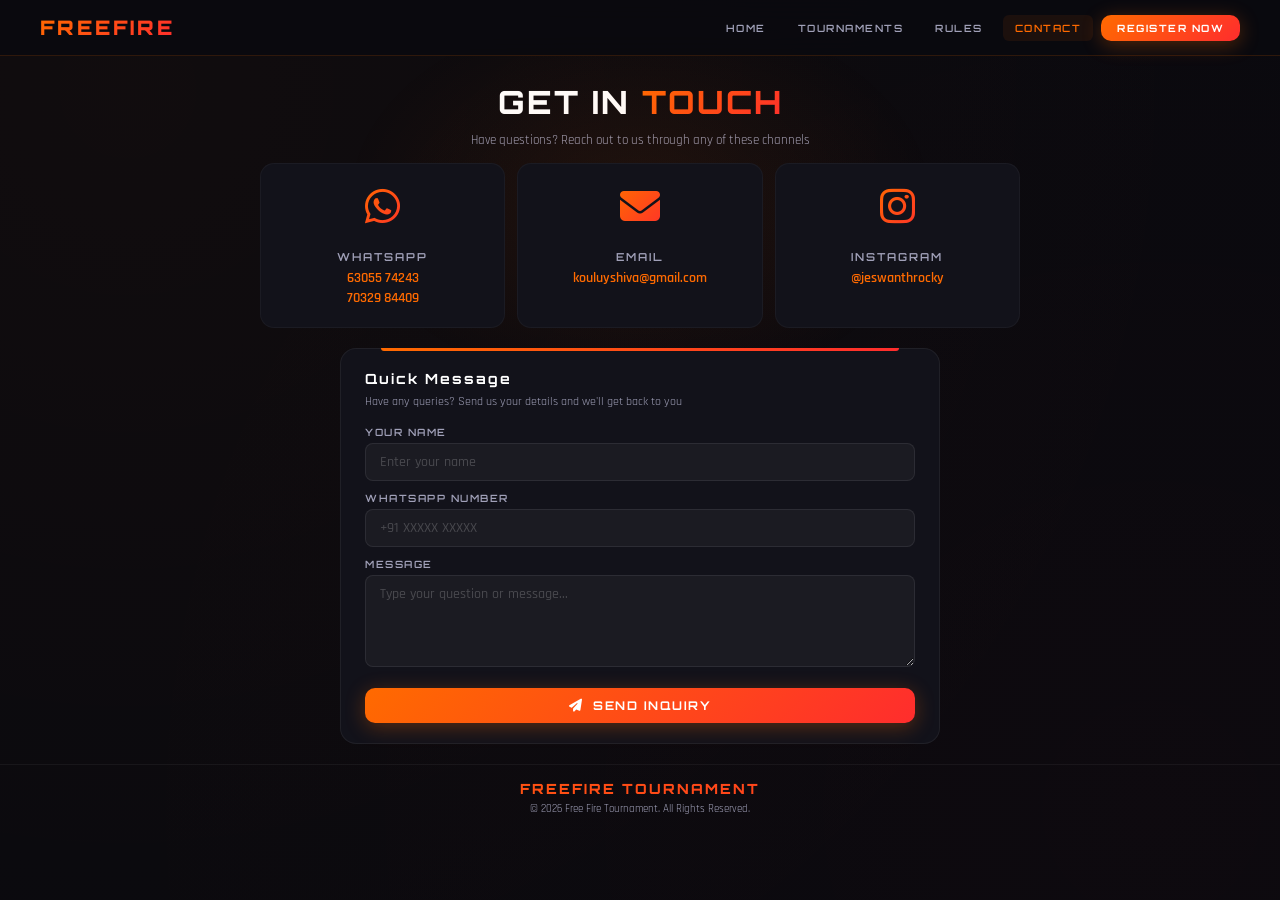
<file: Free-Fire-Tournamen/tournment/target/classes/static/contact.html>
<!DOCTYPE html>
<html lang="en">
<head>
    <meta charset="UTF-8">
    <meta name="viewport" content="width=device-width, initial-scale=1.0">
    <title>Contact — Free Fire Tournament</title>
    <link rel="stylesheet" href="css/style.css">
    <link rel="stylesheet" href="https://cdnjs.cloudflare.com/ajax/libs/font-awesome/6.4.0/css/all.min.css">
    <link rel="icon" href="data:image/svg+xml,<svg xmlns='http://www.w3.org/2000/svg' viewBox='0 0 100 100'><text y='.9em' font-size='90'>🔥</text></svg>">
</head>
<body class="no-scroll">

<div class="ambient-glow"></div>

<header>
    <div class="logo">FREEFIRE</div>
    <nav>
        <a href="index.html">Home</a>
        <a href="tournaments.html">Tournaments</a>
        <a href="rules.html">Rules</a>
        <a href="contact.html" class="nav-active">Contact</a>
        <a href="tournaments.html" class="btn btn-sm">Register Now</a>
    </nav>
</header>

<div class="page-header fade-up">
    <h1>Get in <span>Touch</span></h1>
    <p>Have questions? Reach out to us through any of these channels</p>
</div>

<div class="contact-container">
    <div class="contact-grid fade-up-d1">

        <div class="contact-card">
            <div class="contact-icon"><i class="fab fa-whatsapp"></i></div>
            <h3>WhatsApp</h3>
            <p>63055 74243</p>
            <p>70329 84409</p>
        </div>

        <div class="contact-card">
            <div class="contact-icon"><i class="fas fa-envelope"></i></div>
            <h3>Email</h3>
            <p>kouluyshiva@gmail.com</p>
        </div>

        <div class="contact-card">
            <div class="contact-icon"><i class="fab fa-instagram"></i></div>
            <h3>Instagram</h3>
            <p>@jeswanthrocky</p>
        </div>

    </div>

    <div class="form-card fade-up-d2" style="max-width:600px;margin:0 auto;">
        <h2 style="font-family:var(--font-heading);font-size:14px;font-weight:700;letter-spacing:2px;margin-bottom:6px;">Quick Message</h2>
        <p style="color:var(--text-secondary);font-size:12px;margin-bottom:14px;">Have any queries? Send us your details and we'll get back to you</p>

        <form id="contactForm">
            <div class="form-group">
                <label>Your Name</label>
                <input type="text" name="name" placeholder="Enter your name" required>
                <div class="validation-error" id="nameError" style="color: #ff2d2d; font-size: 13px; font-weight: 700; margin-top: 6px; display: none;"></div>
            </div>

            <div class="form-group">
                <label>WhatsApp Number</label>
                <input type="tel" name="phone" placeholder="+91 XXXXX XXXXX" required>
                <div class="validation-error" id="phoneError" style="color: #ff2d2d; font-size: 13px; font-weight: 700; margin-top: 6px; display: none;"></div>
            </div>

            <div class="form-group">
                <label>Message</label>
                <textarea name="message" placeholder="Type your question or message..." rows="4" required></textarea>
                <div class="validation-info" id="messageInfo" style="color: #a0a0b8; font-size: 13px; font-weight: 600; margin-top: 6px; display: none;">Word count: 0/200</div>
            </div>

            <div style="color: #ff2d2d; font-size: 13px; font-weight: 700; margin-bottom: 12px; display: none;" id="formErrors"></div>

            <div class="form-submit">
                <button type="submit" class="btn inquiry-btn" style="width:100%;justify-content:center;">
                    <span class="btn-text"><i class="fas fa-paper-plane"></i> Send Inquiry</span>
                    <span class="btn-loader" style="display:none;">
                        <span class="spinner"></span>
                    </span>
                </button>
            </div>
        </form>
    </div>

    <script>
        function validateName(name) {
            const nameRegex = /^[a-zA-Z\s]+$/;
            return nameRegex.test(name.trim()) && name.trim().length > 0;
        }

        function validatePhone(phone) {
            const phoneRegex = /^[6-9]\d{9}$/;
            return phoneRegex.test(phone.replace(/\D/g, ''));
        }

        function validateMessage(message) {
            const wordCount = message.trim().split(/\s+/).filter(word => word.length > 0).length;
            return wordCount <= 200;
        }

        function getWordCount(message) {
            return message.trim().split(/\s+/).filter(word => word.length > 0).length;
        }

        const contactForm = document.getElementById('contactForm');
        const nameInput = document.querySelector('input[name="name"]');
        const phoneInput = document.querySelector('input[name="phone"]');
        const messageInput = document.querySelector('textarea[name="message"]');
        const nameError = document.getElementById('nameError');
        const phoneError = document.getElementById('phoneError');
        const messageInfo = document.getElementById('messageInfo');
        const formErrorsDiv = document.getElementById('formErrors');

        // Real-time message validation
        messageInput.addEventListener('input', function() {
            const wordCount = getWordCount(this.value);
            messageInfo.textContent = `Word count: ${wordCount}/200`;
            messageInfo.style.display = 'block';
            if (wordCount > 200) {
                messageInfo.style.color = '#ff2d2d';
            } else {
                messageInfo.style.color = '#a0a0b8';
            }
        });

        contactForm.addEventListener('submit', async function(e) {
            e.preventDefault();
            
            const name = nameInput.value;
            const phone = phoneInput.value;
            const message = messageInput.value;
            
            // Clear previous errors
            nameError.style.display = 'none';
            phoneError.style.display = 'none';
            formErrorsDiv.style.display = 'none';
            let errors = [];
            
            // Validate name
            if (!validateName(name)) {
                nameError.textContent = '✗ Name must contain only letters and spaces';
                nameError.style.display = 'block';
                errors.push('Name validation failed');
            }
            
            // Validate phone
            if (!validatePhone(phone)) {
                phoneError.textContent = '✗ Phone must start with 6-9 and contain exactly 10 digits';
                phoneError.style.display = 'block';
                errors.push('Phone validation failed');
            }
            
            // Validate message
            if (!validateMessage(message)) {
                const wordCount = getWordCount(message);
                formErrorsDiv.innerHTML = `✗ Message exceeds 200 words (current: ${wordCount} words)`;
                formErrorsDiv.style.display = 'block';
                errors.push('Message validation failed');
            }

            if (errors.length > 0) {
                return;
            }
            
            const formData = {
                name: name,
                phone: phone,
                message: message
            };

            // Show loading spinner
            const btn = contactForm.querySelector('.inquiry-btn');
            const btnText = btn.querySelector('.btn-text');
            const btnLoader = btn.querySelector('.btn-loader');
            btn.disabled = true;
            btnText.style.display = 'none';
            btnLoader.style.display = 'flex';
            
            // Send inquiry after delay to show spinner
            setTimeout(async () => {
                try {
                    const response = await fetch('http://localhost:8081/teams/api/contact/send-inquiry', {
                        method: 'POST',
                        headers: {
                            'Content-Type': 'application/json'
                        },
                        body: JSON.stringify(formData)
                    });
                    
                    if (response.ok) {
                        alert('✅ Inquiry sent successfully! We will contact you soon.');
                        contactForm.reset();
                        nameError.style.display = 'none';
                        phoneError.style.display = 'none';
                        messageInfo.style.display = 'none';
                        btn.disabled = false;
                        btnText.style.display = 'inline';
                        btnLoader.style.display = 'none';
                    } else {
                        alert('❌ Error sending inquiry. Please try again.');
                        btn.disabled = false;
                        btnText.style.display = 'inline';
                        btnLoader.style.display = 'none';
                    }
                } catch (error) {
                    alert('❌ Error: ' + error.message);
                    btn.disabled = false;
                    btnText.style.display = 'inline';
                    btnLoader.style.display = 'none';
                }
            }, 300);
        });
    </script>
</div>

<footer>
    <div class="footer-brand">FREEFIRE TOURNAMENT</div>
    <p>&copy; 2026 Free Fire Tournament. All Rights Reserved.</p>
</footer>

</body>
</html>
</file>
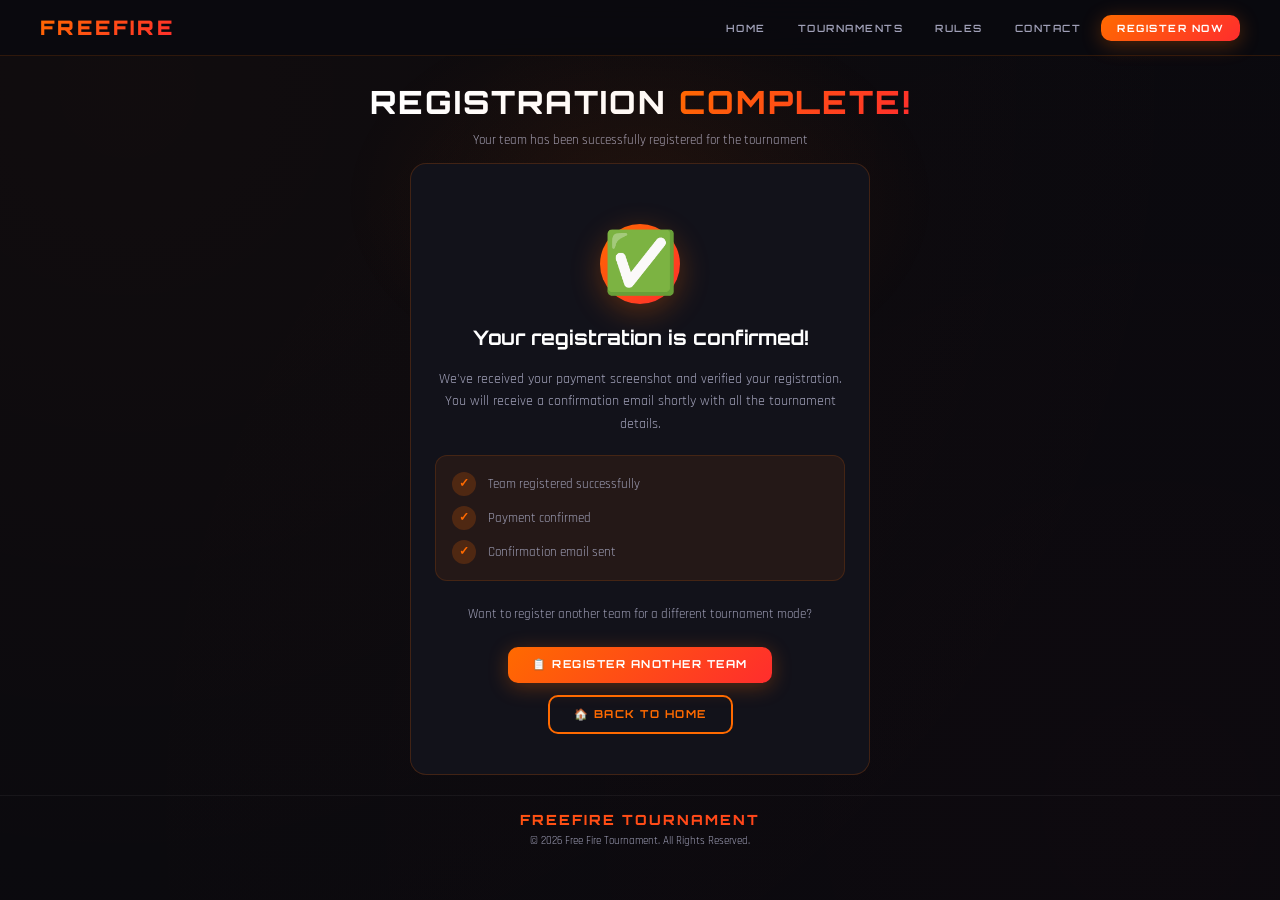
<file: Free-Fire-Tournamen/tournment/target/classes/static/success.html>
<!DOCTYPE html>
<html lang="en">
<head>
    <meta charset="UTF-8">
    <meta name="viewport" content="width=device-width, initial-scale=1.0">
    <title>Registration Complete — Free Fire Tournament</title>
    <link rel="stylesheet" href="css/style.css">
    <link rel="icon" href="data:image/svg+xml,<svg xmlns='http://www.w3.org/2000/svg' viewBox='0 0 100 100'><text y='.9em' font-size='90'>🔥</text></svg>">
</head>
<body class="no-scroll">

<div class="ambient-glow"></div>

<header>
    <div class="logo">FREEFIRE</div>
    <nav>
        <a href="index.html">Home</a>
        <a href="tournaments.html">Tournaments</a>
        <a href="rules.html">Rules</a>
        <a href="contact.html">Contact</a>
        <a href="tournaments.html" class="btn btn-sm">Register Now</a>
    </nav>
</header>

<div class="page-header fade-up">
    <h1>Registration <span>Complete!</span></h1>
    <p>Your team has been successfully registered for the tournament</p>
</div>

<div class="success-container fade-up-d1">
    <div class="success-card">
        <div class="success-icon">✅</div>
        
        <h2 style="font-family: var(--font-heading); font-size: 20px; font-weight: 700; margin-bottom: 16px; text-align: center;">
            Your registration is confirmed!
        </h2>
        
        <p style="color: var(--text-secondary); text-align: center; margin-bottom: 20px; line-height: 1.6;">
            We've received your payment screenshot and verified your registration.<br>
            You will receive a confirmation email shortly with all the tournament details.
        </p>

        <div class="success-details">
            <div class="detail-item">
                <span class="detail-icon">✓</span>
                <span>Team registered successfully</span>
            </div>
            <div class="detail-item">
                <span class="detail-icon">✓</span>
                <span>Payment confirmed</span>
            </div>
            <div class="detail-item">
                <span class="detail-icon">✓</span>
                <span>Confirmation email sent</span>
            </div>
        </div>

        <p style="color: var(--text-secondary); text-align: center; margin: 24px 0; font-size: 13px;">
            Want to register another team for a different tournament mode?
        </p>

        <div class="button-group" style="display: flex; gap: 12px; justify-content: center; flex-wrap: wrap;">
            <a href="tournaments.html" class="btn" style="text-decoration: none; justify-content: center;">
                📋 Register Another Team
            </a>
            <a href="index.html" class="btn btn-outline" style="text-decoration: none; justify-content: center;">
                🏠 Back to Home
            </a>
        </div>
    </div>
</div>

<footer>
    <div class="footer-brand">FREEFIRE TOURNAMENT</div>
    <p>&copy; 2026 Free Fire Tournament. All Rights Reserved.</p>
</footer>

</body>
</html>
</file>
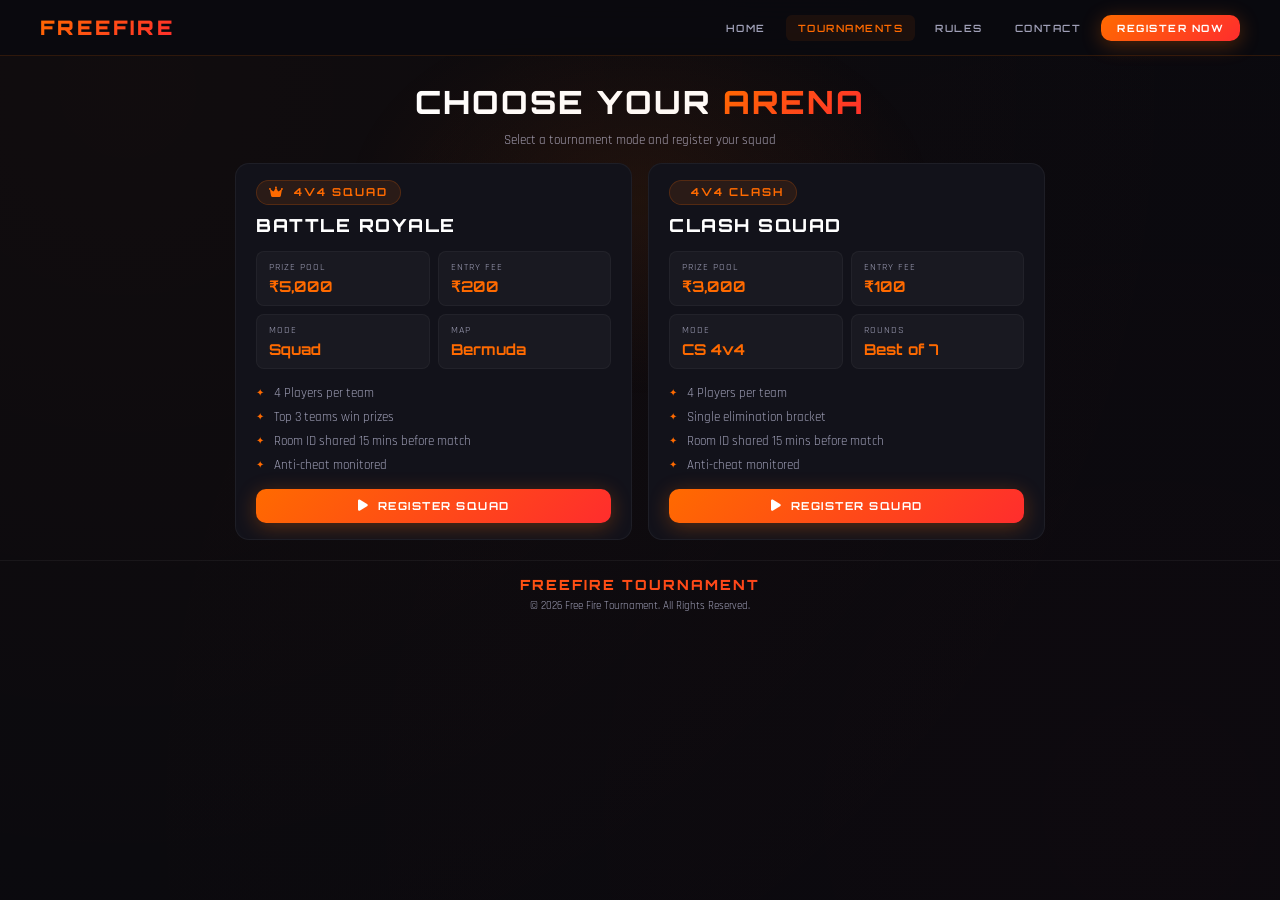
<file: Free-Fire-Tournamen/tournment/target/classes/static/tournaments.html>
<!DOCTYPE html>
<html lang="en">
<head>
    <meta charset="UTF-8">
    <meta name="viewport" content="width=device-width, initial-scale=1.0">
    <title>Tournaments — Free Fire Tournament</title>
    <link rel="stylesheet" href="css/style.css">
    <link rel="stylesheet" href="https://cdnjs.cloudflare.com/ajax/libs/font-awesome/6.4.0/css/all.min.css">
    <link rel="icon" href="data:image/svg+xml,<svg xmlns='http://www.w3.org/2000/svg' viewBox='0 0 100 100'><text y='.9em' font-size='90'>🔥</text></svg>">
</head>
<body class="no-scroll">

<div class="ambient-glow"></div>

<header>
    <div class="logo">FREEFIRE</div>
    <nav>
        <a href="index.html">Home</a>
        <a href="tournaments.html" class="nav-active">Tournaments</a>
        <a href="rules.html">Rules</a>
        <a href="contact.html">Contact</a>
        <a href="tournaments.html" class="btn btn-sm">Register Now</a>
    </nav>
</header>

<div class="page-header fade-up">
    <h1>Choose Your <span>Arena</span></h1>
    <p>Select a tournament mode and register your squad</p>
</div>

<div class="tournament-grid">

    <!-- BATTLE ROYALE -->
    <div class="tournament-card fade-up-d1">
        <div class="card-header">
            <span class="card-mode"><i class="fas fa-crown"></i> 4v4 Squad</span>
            <h2 class="card-title">Battle Royale</h2>
        </div>
        <div class="card-body">
            <div class="card-details">
                <div class="card-detail">
                    <div class="detail-label">Prize Pool</div>
                    <div class="detail-value">₹5,000</div>
                </div>
                <div class="card-detail">
                    <div class="detail-label">Entry Fee</div>
                    <div class="detail-value">₹200</div>
                </div>
                <div class="card-detail">
                    <div class="detail-label">Mode</div>
                    <div class="detail-value">Squad</div>
                </div>
                <div class="card-detail">
                    <div class="detail-label">Map</div>
                    <div class="detail-value">Bermuda</div>
                </div>
            </div>
            <ul class="card-features">
                <li>4 Players per team</li>
                <li>Top 3 teams win prizes</li>
                <li>Room ID shared 15 mins before match</li>
                <li>Anti-cheat monitored</li>
            </ul>
            <button class="btn register-btn" style="width:100%;justify-content:center;" onclick="goToRegistration('br-registration.html')">
                <span class="btn-text"><i class="fas fa-play"></i> Register Squad</span>
                <span class="btn-loader" style="display:none;">
                    <span class="spinner"></span>
                </span>
            </button>
        </div>
    </div>

    <!-- CLASH SQUAD -->
    <div class="tournament-card fade-up-d2">
        <div class="card-header">
            <span class="card-mode"><i class="fas fa-crossed-swords"></i> 4v4 Clash</span>
            <h2 class="card-title">Clash Squad</h2>
        </div>
        <div class="card-body">
            <div class="card-details">
                <div class="card-detail">
                    <div class="detail-label">Prize Pool</div>
                    <div class="detail-value">₹3,000</div>
                </div>
                <div class="card-detail">
                    <div class="detail-label">Entry Fee</div>
                    <div class="detail-value">₹100</div>
                </div>
                <div class="card-detail">
                    <div class="detail-label">Mode</div>
                    <div class="detail-value">CS 4v4</div>
                </div>
                <div class="card-detail">
                    <div class="detail-label">Rounds</div>
                    <div class="detail-value">Best of 7</div>
                </div>
            </div>
            <ul class="card-features">
                <li>4 Players per team</li>
                <li>Single elimination bracket</li>
                <li>Room ID shared 15 mins before match</li>
                <li>Anti-cheat monitored</li>
            </ul>
            <button class="btn register-btn" style="width:100%;justify-content:center;" onclick="goToRegistration('cs-registration.html')">
                <span class="btn-text"><i class="fas fa-play"></i> Register Squad</span>
                <span class="btn-loader" style="display:none;">
                    <span class="spinner"></span>
                </span>
            </button>
        </div>
    </div>

</div>

<footer>
    <div class="footer-brand">FREEFIRE TOURNAMENT</div>
    <p>&copy; 2026 Free Fire Tournament. All Rights Reserved.</p>
</footer>

<script>
    function goToRegistration(page) {
        const btn = event.target.closest('.register-btn');
        const btnText = btn.querySelector('.btn-text');
        const btnLoader = btn.querySelector('.btn-loader');

        // Disable button and show loader
        btn.disabled = true;
        btnText.style.display = 'none';
        btnLoader.style.display = 'flex';

        // Navigate after a short delay
        setTimeout(() => {
            window.location.href = page;
        }, 300);
    }
</script>

</body>
</html>
</file>
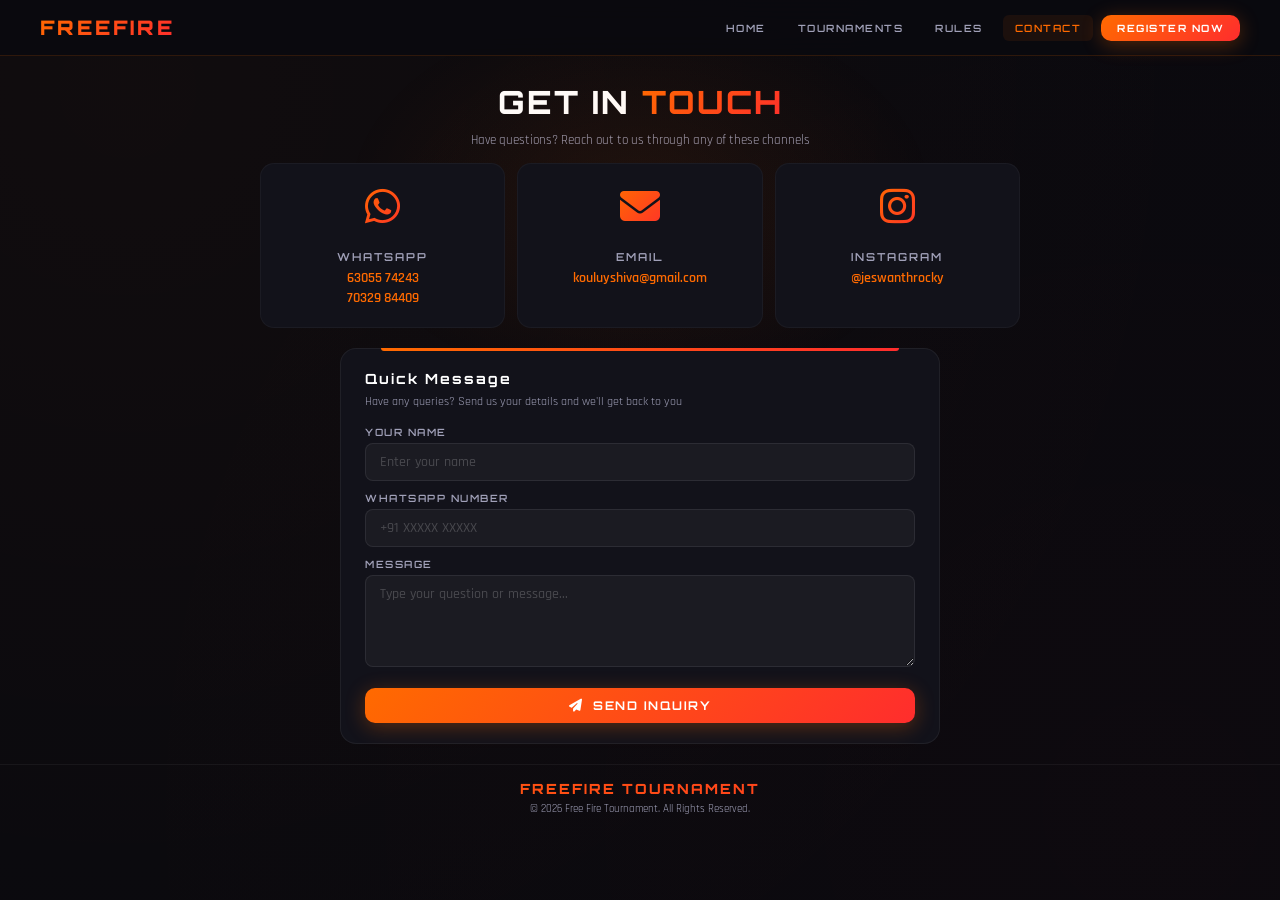
<file: Free-Fire-Tournamen/tournment/src/main/resources/static/contact.html>
<!DOCTYPE html>
<html lang="en">
<head>
    <meta charset="UTF-8">
    <meta name="viewport" content="width=device-width, initial-scale=1.0">
    <title>Contact — Free Fire Tournament</title>
    <link rel="stylesheet" href="css/style.css">
    <link rel="stylesheet" href="https://cdnjs.cloudflare.com/ajax/libs/font-awesome/6.4.0/css/all.min.css">
    <link rel="icon" href="data:image/svg+xml,<svg xmlns='http://www.w3.org/2000/svg' viewBox='0 0 100 100'><text y='.9em' font-size='90'>🔥</text></svg>">
</head>
<body class="no-scroll">

<div class="ambient-glow"></div>

<header>
    <div class="logo">FREEFIRE</div>
    <nav>
        <a href="index.html">Home</a>
        <a href="tournaments.html">Tournaments</a>
        <a href="rules.html">Rules</a>
        <a href="contact.html" class="nav-active">Contact</a>
        <a href="tournaments.html" class="btn btn-sm">Register Now</a>
    </nav>
</header>

<div class="page-header fade-up">
    <h1>Get in <span>Touch</span></h1>
    <p>Have questions? Reach out to us through any of these channels</p>
</div>

<div class="contact-container">
    <div class="contact-grid fade-up-d1">

        <div class="contact-card">
            <div class="contact-icon"><i class="fab fa-whatsapp"></i></div>
            <h3>WhatsApp</h3>
            <p>63055 74243</p>
            <p>70329 84409</p>
        </div>

        <div class="contact-card">
            <div class="contact-icon"><i class="fas fa-envelope"></i></div>
            <h3>Email</h3>
            <p>kouluyshiva@gmail.com</p>
        </div>

        <div class="contact-card">
            <div class="contact-icon"><i class="fab fa-instagram"></i></div>
            <h3>Instagram</h3>
            <p>@jeswanthrocky</p>
        </div>

    </div>

    <div class="form-card fade-up-d2" style="max-width:600px;margin:0 auto;">
        <h2 style="font-family:var(--font-heading);font-size:14px;font-weight:700;letter-spacing:2px;margin-bottom:6px;">Quick Message</h2>
        <p style="color:var(--text-secondary);font-size:12px;margin-bottom:14px;">Have any queries? Send us your details and we'll get back to you</p>

        <form id="contactForm">
            <div class="form-group">
                <label>Your Name</label>
                <input type="text" name="name" placeholder="Enter your name" required>
                <div class="validation-error" id="nameError" style="color: #ff2d2d; font-size: 13px; font-weight: 700; margin-top: 6px; display: none;"></div>
            </div>

            <div class="form-group">
                <label>WhatsApp Number</label>
                <input type="tel" name="phone" placeholder="+91 XXXXX XXXXX" required>
                <div class="validation-error" id="phoneError" style="color: #ff2d2d; font-size: 13px; font-weight: 700; margin-top: 6px; display: none;"></div>
            </div>

            <div class="form-group">
                <label>Message</label>
                <textarea name="message" placeholder="Type your question or message..." rows="4" required></textarea>
                <div class="validation-info" id="messageInfo" style="color: #a0a0b8; font-size: 13px; font-weight: 600; margin-top: 6px; display: none;">Word count: 0/200</div>
            </div>

            <div style="color: #ff2d2d; font-size: 13px; font-weight: 700; margin-bottom: 12px; display: none;" id="formErrors"></div>

            <div class="form-submit">
                <button type="submit" class="btn inquiry-btn" style="width:100%;justify-content:center;">
                    <span class="btn-text"><i class="fas fa-paper-plane"></i> Send Inquiry</span>
                    <span class="btn-loader" style="display:none;">
                        <span class="spinner"></span>
                    </span>
                </button>
            </div>
        </form>
    </div>

    <script>
        function validateName(name) {
            const nameRegex = /^[a-zA-Z\s]+$/;
            return nameRegex.test(name.trim()) && name.trim().length > 0;
        }

        function validatePhone(phone) {
            const phoneRegex = /^[6-9]\d{9}$/;
            return phoneRegex.test(phone.replace(/\D/g, ''));
        }

        function validateMessage(message) {
            const wordCount = message.trim().split(/\s+/).filter(word => word.length > 0).length;
            return wordCount <= 200;
        }

        function getWordCount(message) {
            return message.trim().split(/\s+/).filter(word => word.length > 0).length;
        }

        const contactForm = document.getElementById('contactForm');
        const nameInput = document.querySelector('input[name="name"]');
        const phoneInput = document.querySelector('input[name="phone"]');
        const messageInput = document.querySelector('textarea[name="message"]');
        const nameError = document.getElementById('nameError');
        const phoneError = document.getElementById('phoneError');
        const messageInfo = document.getElementById('messageInfo');
        const formErrorsDiv = document.getElementById('formErrors');

        // Real-time message validation
        messageInput.addEventListener('input', function() {
            const wordCount = getWordCount(this.value);
            messageInfo.textContent = `Word count: ${wordCount}/200`;
            messageInfo.style.display = 'block';
            if (wordCount > 200) {
                messageInfo.style.color = '#ff2d2d';
            } else {
                messageInfo.style.color = '#a0a0b8';
            }
        });

        contactForm.addEventListener('submit', async function(e) {
            e.preventDefault();
            
            const name = nameInput.value;
            const phone = phoneInput.value;
            const message = messageInput.value;
            
            // Clear previous errors
            nameError.style.display = 'none';
            phoneError.style.display = 'none';
            formErrorsDiv.style.display = 'none';
            let errors = [];
            
            // Validate name
            if (!validateName(name)) {
                nameError.textContent = '✗ Name must contain only letters and spaces';
                nameError.style.display = 'block';
                errors.push('Name validation failed');
            }
            
            // Validate phone
            if (!validatePhone(phone)) {
                phoneError.textContent = '✗ Phone must start with 6-9 and contain exactly 10 digits';
                phoneError.style.display = 'block';
                errors.push('Phone validation failed');
            }
            
            // Validate message
            if (!validateMessage(message)) {
                const wordCount = getWordCount(message);
                formErrorsDiv.innerHTML = `✗ Message exceeds 200 words (current: ${wordCount} words)`;
                formErrorsDiv.style.display = 'block';
                errors.push('Message validation failed');
            }

            if (errors.length > 0) {
                return;
            }
            
            const formData = {
                name: name,
                phone: phone,
                message: message
            };

            // Show loading spinner
            const btn = contactForm.querySelector('.inquiry-btn');
            const btnText = btn.querySelector('.btn-text');
            const btnLoader = btn.querySelector('.btn-loader');
            btn.disabled = true;
            btnText.style.display = 'none';
            btnLoader.style.display = 'flex';
            
            // Send inquiry after delay to show spinner
            setTimeout(async () => {
                try {
                    const response = await fetch('https://esports-4ae6.onrender.com/teams/api/contact/send-inquiry', {
                        method: 'POST',
                        headers: {
                            'Content-Type': 'application/json'
                        },
                        body: JSON.stringify(formData)
                    });
                    
                    if (response.ok) {
                        alert('✅ Inquiry sent successfully! We will contact you soon.');
                        contactForm.reset();
                        nameError.style.display = 'none';
                        phoneError.style.display = 'none';
                        messageInfo.style.display = 'none';
                        btn.disabled = false;
                        btnText.style.display = 'inline';
                        btnLoader.style.display = 'none';
                    } else {
                        alert('❌ Error sending inquiry. Please try again.');
                        btn.disabled = false;
                        btnText.style.display = 'inline';
                        btnLoader.style.display = 'none';
                    }
                } catch (error) {
                    alert('❌ Error: ' + error.message);
                    btn.disabled = false;
                    btnText.style.display = 'inline';
                    btnLoader.style.display = 'none';
                }
            }, 300);
        });
    </script>
</div>

<footer>
    <div class="footer-brand">FREEFIRE TOURNAMENT</div>
    <p>&copy; 2026 Free Fire Tournament. All Rights Reserved.</p>
</footer>

</body>
</html>
</file>
<file: Free-Fire-Tournamen/tournment/target/classes/static/css/style.css>
/* ===== IMPORTS ===== */
@import url('https://fonts.googleapis.com/css2?family=Rajdhani:wght@400;500;600;700&family=Orbitron:wght@400;500;600;700;800;900&display=swap');

/* ===== RESET & BASE ===== */
*, *::before, *::after {
    margin: 0;
    padding: 0;
    box-sizing: border-box;
}

:root {
    --primary: #ff6a00;
    --primary-light: #ff9d00;
    --accent: #ff2d2d;
    --bg-dark: #0a0a0f;
    --bg-card: #12121a;
    --bg-card-hover: #1a1a28;
    --border-glow: rgba(255, 106, 0, 0.3);
    --text-primary: #ffffff;
    --text-secondary: #a0a0b8;
    --glass: rgba(18, 18, 26, 0.85);
    --glass-border: rgba(255, 106, 0, 0.15);
    --font-heading: 'Orbitron', sans-serif;
    --font-body: 'Rajdhani', sans-serif;
}

html {
    scroll-behavior: smooth;
}

body {
    background: var(--bg-dark);
    color: var(--text-primary);
    font-family: var(--font-body);
    font-size: 14px;
    line-height: 1.4;
    overflow-x: hidden;
}

body.no-scroll {
    height: 100vh;
    overflow: hidden;
}

::-webkit-scrollbar { width: 8px; }
::-webkit-scrollbar-track { background: var(--bg-dark); }
::-webkit-scrollbar-thumb { background: var(--primary); border-radius: 4px; }

/* ===== HEADER / NAV ===== */
header {
    position: fixed;
    top: 0;
    left: 0;
    width: 100%;
    display: flex;
    justify-content: space-between;
    align-items: center;
    padding: 0 40px;
    height: 56px;
    z-index: 1000;
    background: rgba(10, 10, 15, 0.92);
    backdrop-filter: blur(20px);
    border-bottom: 1px solid var(--glass-border);
    transition: all 0.3s ease;
}

.logo {
    font-family: var(--font-heading);
    font-size: 20px;
    font-weight: 900;
    letter-spacing: 3px;
    background: linear-gradient(135deg, var(--primary), var(--accent));
    -webkit-background-clip: text;
    -webkit-text-fill-color: transparent;
    background-clip: text;
    position: relative;
}

nav {
    display: flex;
    align-items: center;
    gap: 8px;
}

nav a {
    color: var(--text-secondary);
    text-decoration: none;
    font-family: var(--font-heading);
    font-size: 10px;
    font-weight: 600;
    letter-spacing: 1.5px;
    text-transform: uppercase;
    padding: 6px 12px;
    border-radius: 6px;
    transition: all 0.3s ease;
}

nav a:hover,
nav a.nav-active {
    color: var(--primary);
    background: rgba(255, 106, 0, 0.08);
}

/* ===== BUTTONS ===== */
.btn {
    display: inline-flex;
    align-items: center;
    gap: 6px;
    padding: 10px 24px;
    background: linear-gradient(135deg, var(--primary), var(--accent));
    color: #fff;
    text-decoration: none;
    border-radius: 10px;
    font-family: var(--font-heading);
    font-size: 11px;
    font-weight: 700;
    letter-spacing: 1.5px;
    text-transform: uppercase;
    border: none;
    cursor: pointer;
    transition: all 0.4s cubic-bezier(0.175, 0.885, 0.32, 1.275);
    box-shadow: 0 4px 20px rgba(255, 106, 0, 0.3);
    position: relative;
    overflow: hidden;
}

.btn::before {
    content: '';
    position: absolute;
    top: 0;
    left: -100%;
    width: 100%;
    height: 100%;
    background: linear-gradient(90deg, transparent, rgba(255,255,255,0.15), transparent);
    transition: left 0.5s ease;
}

.btn:hover::before { left: 100%; }

.btn i {
    margin-right: 4px;
    font-size: 13px;
}

.btn:hover {
    transform: translateY(-3px) scale(1.03);
    box-shadow: 0 8px 35px rgba(255, 106, 0, 0.45);
}

.btn-outline {
    background: transparent;
    border: 2px solid var(--primary);
    color: var(--primary);
    box-shadow: none;
}

.btn-outline:hover {
    background: linear-gradient(135deg, var(--primary), var(--accent));
    color: #fff;
    border-color: transparent;
}

.btn-sm {
    padding: 6px 16px;
    font-size: 10px;
}

.btn-back {
    display: inline-flex;
    align-items: center;
    gap: 6px;
    padding: 10px 24px;
    background: transparent;
    color: var(--text-secondary);
    text-decoration: none;
    border: none;
    border-radius: 10px;
    font-family: var(--font-heading);
    font-size: 11px;
    font-weight: 700;
    letter-spacing: 1.5px;
    text-transform: uppercase;
    cursor: pointer;
    transition: all 0.3s ease;
    box-shadow: none;
}

.btn-back:hover {
    color: var(--primary);
    background: rgba(255, 106, 0, 0.12);
    transform: none;
}

/* ===== BUTTON LOADER ===== */
.btn:disabled {
    opacity: 0.8;
    cursor: not-allowed;
}

.btn-loader {
    display: flex;
    align-items: center;
    justify-content: center;
    gap: 8px;
}

.spinner {
    width: 16px;
    height: 16px;
    border: 2px solid rgba(255, 255, 255, 0.3);
    border-top: 2px solid #fff;
    border-radius: 50%;
    animation: spin 0.8s linear infinite;
}

@keyframes spin {
    0% { transform: rotate(0deg); }
    100% { transform: rotate(360deg); }
}

.success-icon {
    width: 80px;
    height: 80px;
    border-radius: 50%;
    background: linear-gradient(135deg, var(--primary), var(--accent));
    display: flex;
    align-items: center;
    justify-content: center;
    font-size: 40px;
    margin: 20px auto;
    box-shadow: 0 8px 30px rgba(255, 106, 0, 0.3);
    animation: scaleUp 0.6s ease-out;
}

.pdf-download-btn {
    display: inline-block;
    padding: 10px 20px;
    background: linear-gradient(135deg, var(--primary), var(--accent));
    color: #fff;
    border: none;
    border-radius: 8px;
    font-family: var(--font-heading);
    font-size: 11px;
    font-weight: 600;
    letter-spacing: 1px;
    text-transform: uppercase;
    cursor: pointer;
    transition: all 0.3s ease;
    box-shadow: 0 4px 15px rgba(255, 106, 0, 0.3);
}

.pdf-download-btn:hover {
    transform: scale(1.05);
    box-shadow: 0 6px 25px rgba(255, 106, 0, 0.5);
}

/* ===== HERO ===== */
.hero {
    height: 100vh;
    min-height: 0;
    position: relative;
    display: flex;
    justify-content: center;
    align-items: center;
    overflow: hidden;
}

.hero::before {
    content: '';
    position: absolute;
    inset: 0;
    background:
        linear-gradient(135deg, rgba(10,10,15,0.95) 0%, rgba(10,10,15,0.6) 50%, rgba(10,10,15,0.95) 100%),
        url('/images/freefire.png');
    background-size: cover;
    background-position: center;
    animation: heroZoom 20s ease-in-out infinite alternate;
}

.hero::after {
    content: '';
    position: absolute;
    bottom: 0;
    left: 0;
    right: 0;
    height: 100px;
    background: linear-gradient(to top, var(--bg-dark), transparent);
    z-index: 1;
}

@keyframes heroZoom {
    from { transform: scale(1); }
    to { transform: scale(1.1); }
}

.hero-content {
    position: relative;
    z-index: 2;
    text-align: center;
    max-width: 850px;
    padding: 0 20px;
    animation: fadeUp 1s ease-out;
}

.hero-badge {
    display: inline-block;
    padding: 5px 16px;
    background: rgba(255, 106, 0, 0.12);
    border: 1px solid rgba(255, 106, 0, 0.3);
    border-radius: 50px;
    font-family: var(--font-heading);
    font-size: 10px;
    font-weight: 600;
    letter-spacing: 2px;
    text-transform: uppercase;
    color: var(--primary);
    margin-bottom: 14px;
}

.hero-title {
    font-family: var(--font-heading);
    font-size: clamp(30px, 5vw, 52px);
    font-weight: 900;
    line-height: 1.05;
    letter-spacing: 2px;
    text-transform: uppercase;
    margin-bottom: 12px;
}

.hero-title span {
    background: linear-gradient(135deg, var(--primary), var(--accent));
    -webkit-background-clip: text;
    -webkit-text-fill-color: transparent;
    background-clip: text;
}

.hero-subtitle {
    font-size: 15px;
    color: var(--text-secondary);
    margin-bottom: 20px;
    font-weight: 500;
    letter-spacing: 0.5px;
}

.hero-actions {
    display: flex;
    gap: 10px;
    justify-content: center;
    flex-wrap: wrap;
}

.hero-stats {
    display: flex;
    gap: 40px;
    justify-content: center;
    margin-top: 24px;
    padding-top: 18px;
    border-top: 1px solid rgba(255, 255, 255, 0.06);
}

.hero-stat { text-align: center; }

.hero-stat .stat-number {
    font-family: var(--font-heading);
    font-size: 22px;
    font-weight: 800;
    color: var(--primary);
}

.hero-stat .stat-label {
    font-size: 11px;
    color: var(--text-secondary);
    letter-spacing: 1.5px;
    text-transform: uppercase;
    margin-top: 2px;
}

/* ===== PAGE HEADER ===== */
.page-header {
    padding-top: 80px;
    padding-bottom: 14px;
    text-align: center;
    position: relative;
}

.page-header::before {
    content: '';
    position: absolute;
    top: 0;
    left: 50%;
    transform: translateX(-50%);
    width: 600px;
    height: 400px;
    background: radial-gradient(ellipse, rgba(255,106,0,0.08), transparent 70%);
    pointer-events: none;
}

.page-header h1 {
    font-family: var(--font-heading);
    font-size: clamp(22px, 3.5vw, 32px);
    font-weight: 800;
    letter-spacing: 2px;
    text-transform: uppercase;
    margin-bottom: 6px;
}

.page-header h1 span {
    background: linear-gradient(135deg, var(--primary), var(--accent));
    -webkit-background-clip: text;
    -webkit-text-fill-color: transparent;
    background-clip: text;
}

.page-header p {
    color: var(--text-secondary);
    font-size: 13px;
}

/* ===== TOURNAMENT CARDS ===== */
.tournament-grid {
    display: grid;
    grid-template-columns: repeat(auto-fit, minmax(300px, 1fr));
    gap: 16px;
    max-width: 850px;
    margin: 0 auto;
    padding: 0 20px 20px;
}

.tournament-card {
    background: var(--bg-card);
    border: 1px solid rgba(255,255,255,0.05);
    border-radius: 14px;
    overflow: hidden;
    transition: all 0.4s ease;
    position: relative;
}

.tournament-card::before {
    content: '';
    position: absolute;
    top: 0;
    left: 0;
    right: 0;
    height: 3px;
    background: linear-gradient(90deg, var(--primary), var(--accent));
    opacity: 0;
    transition: opacity 0.3s ease;
}

.tournament-card:hover {
    transform: translateY(-8px);
    border-color: var(--border-glow);
    box-shadow: 0 20px 60px rgba(255, 106, 0, 0.12);
}

.tournament-card:hover::before { opacity: 1; }

.card-header { padding: 16px 20px 0; }

.card-mode {
    display: inline-block;
    padding: 4px 12px;
    background: rgba(255, 106, 0, 0.1);
    border: 1px solid rgba(255, 106, 0, 0.2);
    border-radius: 50px;
    font-family: var(--font-heading);
    font-size: 11px;
    font-weight: 700;
    letter-spacing: 2px;
    text-transform: uppercase;
    color: var(--primary);
}

.card-mode i {
    margin-right: 4px;
    font-size: 12px;
}

.card-title {
    font-family: var(--font-heading);
    font-size: 18px;
    font-weight: 800;
    letter-spacing: 1.5px;
    text-transform: uppercase;
    margin-top: 8px;
}

.card-body { padding: 12px 20px 16px; }

.card-details {
    display: grid;
    grid-template-columns: 1fr 1fr;
    gap: 8px;
    margin-bottom: 12px;
}

.card-detail {
    background: rgba(255, 255, 255, 0.03);
    padding: 8px 12px;
    border-radius: 8px;
    border: 1px solid rgba(255, 255, 255, 0.04);
}

.card-detail .detail-label {
    font-size: 10px;
    color: var(--text-secondary);
    text-transform: uppercase;
    letter-spacing: 1px;
    margin-bottom: 2px;
}

.card-detail .detail-value {
    font-family: var(--font-heading);
    font-size: 15px;
    font-weight: 700;
    color: var(--primary);
}

.card-features {
    list-style: none;
    margin-bottom: 12px;
}

.card-features li {
    padding: 3px 0;
    color: var(--text-secondary);
    font-size: 13px;
    display: flex;
    align-items: center;
    gap: 10px;
}

.card-features li::before {
    content: '✦';
    color: var(--primary);
    font-size: 10px;
}

/* ===== REGISTRATION FORMS ===== */
.form-container {
    max-width: 460px;
    margin: 0 auto;
    padding: 0 20px 20px;
}

.form-card {
    background: var(--bg-card);
    border: 1px solid rgba(255,255,255,0.06);
    border-radius: 16px;
    padding: 20px 24px;
    position: relative;
}

.form-card::before {
    content: '';
    position: absolute;
    top: -1px;
    left: 40px;
    right: 40px;
    height: 3px;
    background: linear-gradient(90deg, var(--primary), var(--accent));
    border-radius: 0 0 3px 3px;
}

.form-group {
    margin-bottom: 10px;
}

.form-group label {
    display: block;
    font-family: var(--font-heading);
    font-size: 10px;
    font-weight: 600;
    letter-spacing: 1.5px;
    text-transform: uppercase;
    color: var(--text-secondary);
    margin-bottom: 4px;
}

.form-group input,
.form-group select,
.form-group textarea {
    width: 100%;
    padding: 9px 14px;
    background: rgba(255, 255, 255, 0.04);
    border: 1px solid rgba(255, 255, 255, 0.08);
    border-radius: 8px;
    color: var(--text-primary);
    font-family: var(--font-body);
    font-size: 14px;
    font-weight: 500;
    transition: all 0.3s ease;
    outline: none;
}

.form-group input::placeholder,
.form-group textarea::placeholder {
    color: rgba(255,255,255,0.2);
}

.form-group input:focus,
.form-group textarea:focus {
    border-color: var(--primary);
    background: rgba(255, 106, 0, 0.04);
    box-shadow: 0 0 0 3px rgba(255, 106, 0, 0.08);
}

.form-group input[type="file"] {
    padding: 12px;
    cursor: pointer;
}

.form-group input[type="file"]::file-selector-button {
    padding: 8px 20px;
    background: linear-gradient(135deg, var(--primary), var(--accent));
    color: #fff;
    border: none;
    border-radius: 8px;
    font-family: var(--font-heading);
    font-size: 12px;
    font-weight: 600;
    letter-spacing: 1px;
    cursor: pointer;
    margin-right: 12px;
}

.form-divider {
    text-align: center;
    margin: 12px 0;
    position: relative;
}

.form-divider::before {
    content: '';
    position: absolute;
    top: 50%;
    left: 0;
    right: 0;
    height: 1px;
    background: rgba(255,255,255,0.06);
}

.form-divider span {
    position: relative;
    background: var(--bg-card);
    padding: 0 16px;
    font-family: var(--font-heading);
    font-size: 11px;
    letter-spacing: 3px;
    text-transform: uppercase;
    color: var(--text-secondary);
}

.form-submit {
    margin-top: 14px;
}

.form-submit .btn {
    width: 100%;
    justify-content: center;
    padding: 10px;
    font-size: 12px;
}

/* ===== PAYMENT PAGE ===== */
.payment-container {
    max-width: 460px;
    margin: 0 auto;
    padding: 0 20px 20px;
    text-align: center;
}

.payment-card {
    background: var(--bg-card);
    border: 1px solid rgba(255,255,255,0.06);
    border-radius: 16px;
    padding: 20px 24px;
}

.payment-steps {
    display: flex;
    justify-content: center;
    gap: 24px;
    margin-bottom: 16px;
}

.payment-step {
    display: flex;
    align-items: center;
    gap: 6px;
    font-size: 12px;
    color: var(--text-secondary);
}

.payment-step .step-num {
    width: 26px;
    height: 26px;
    display: flex;
    align-items: center;
    justify-content: center;
    background: rgba(255, 106, 0, 0.12);
    border: 1px solid rgba(255, 106, 0, 0.3);
    border-radius: 50%;
    font-family: var(--font-heading);
    font-size: 14px;
    font-weight: 700;
    color: var(--primary);
}

.payment-step.active .step-num {
    background: linear-gradient(135deg, var(--primary), var(--accent));
    border-color: transparent;
    color: #fff;
}

.qr-wrapper {
    position: relative;
    display: inline-block;
    margin: 10px 0 14px;
}

.qr-wrapper img {
    width: 160px;
    height: 160px;
    object-fit: cover;
    border-radius: 16px;
    border: 3px solid rgba(255, 106, 0, 0.2);
}

.qr-wrapper::after {
    content: '';
    position: absolute;
    inset: -8px;
    border: 2px dashed rgba(255, 106, 0, 0.15);
    border-radius: 20px;
    pointer-events: none;
}

.payment-info {
    font-size: 13px;
    color: var(--text-secondary);
    margin-bottom: 12px;
}

.upload-area {
    border: 2px dashed rgba(255, 255, 255, 0.1);
    border-radius: 12px;
    padding: 14px;
    transition: all 0.3s ease;
    margin-bottom: 12px;
}

.upload-area:hover {
    border-color: var(--primary);
    background: rgba(255, 106, 0, 0.03);
}

.upload-icon { 
    font-size: 36px; 
    margin-bottom: 6px; 
    color: var(--primary);
}

.upload-text {
    color: var(--text-secondary);
    font-size: 13px;
    margin-bottom: 8px;
}

/* ===== SUCCESS PAGE ===== */
.success-container {
    max-width: 500px;
    margin: 0 auto;
    padding: 0 20px 20px;
}

.success-card {
    background: var(--bg-card);
    border: 1px solid rgba(255, 106, 0, 0.2);
    border-radius: 16px;
    padding: 40px 24px;
    text-align: center;
}

.success-icon {
    font-size: 60px;
    display: block;
    margin-bottom: 20px;
    animation: scaleUp 0.6s ease;
}

@keyframes scaleUp {
    from {
        transform: scale(0);
        opacity: 0;
    }
    to {
        transform: scale(1);
        opacity: 1;
    }
}

.success-details {
    background: rgba(255, 106, 0, 0.08);
    border: 1px solid rgba(255, 106, 0, 0.15);
    border-radius: 12px;
    padding: 16px;
    margin: 20px 0;
    text-align: left;
}

.detail-item {
    display: flex;
    align-items: center;
    gap: 12px;
    margin-bottom: 10px;
    font-size: 13px;
    color: var(--text-secondary);
}

.detail-item:last-child {
    margin-bottom: 0;
}

.detail-icon {
    display: inline-flex;
    align-items: center;
    justify-content: center;
    width: 24px;
    height: 24px;
    background: rgba(255, 106, 0, 0.2);
    border-radius: 50%;
    color: var(--primary);
    font-weight: bold;
    font-size: 12px;
}

/* ===== RULES PAGE ===== */
.rules-container {
    max-width: 800px;
    margin: 0 auto;
    padding: 0 20px 20px;
}

.rules-grid { display: grid; gap: 8px; }

.rule-item {
    display: flex;
    align-items: flex-start;
    gap: 12px;
    padding: 12px 16px;
    background: var(--bg-card);
    border: 1px solid rgba(255,255,255,0.04);
    border-radius: 10px;
    transition: all 0.3s ease;
}

.rule-item:hover {
    border-color: var(--border-glow);
    transform: translateX(6px);
}

.rule-number {
    flex-shrink: 0;
    width: 32px;
    height: 32px;
    display: flex;
    align-items: center;
    justify-content: center;
    background: linear-gradient(135deg, var(--primary), var(--accent));
    border-radius: 8px;
    font-family: var(--font-heading);
    font-size: 13px;
    font-weight: 800;
}

.rule-content h3 {
    font-family: var(--font-heading);
    font-size: 13px;
    font-weight: 700;
    letter-spacing: 1px;
    margin-bottom: 2px;
}

.rule-content p {
    color: var(--text-secondary);
    font-size: 12px;
    line-height: 1.3;
}

/* ===== CONTACT PAGE ===== */
.contact-container {
    max-width: 800px;
    margin: 0 auto;
    padding: 0 20px 20px;
}

.contact-grid {
    display: grid;
    grid-template-columns: repeat(auto-fit, minmax(180px, 1fr));
    gap: 12px;
    margin-bottom: 20px;
}

.contact-card {
    background: var(--bg-card);
    border: 1px solid rgba(255,255,255,0.04);
    border-radius: 14px;
    padding: 18px 16px;
    text-align: center;
    transition: all 0.3s ease;
}

.contact-card:hover {
    border-color: var(--border-glow);
    transform: translateY(-5px);
    box-shadow: 0 16px 40px rgba(255, 106, 0, 0.08);
}

.contact-icon { 
    font-size: 40px; 
    margin-bottom: 12px;
    background: linear-gradient(135deg, var(--primary), var(--accent));
    -webkit-background-clip: text;
    -webkit-text-fill-color: transparent;
    background-clip: text;
    display: inline-block;
}

.contact-card h3 {
    font-family: var(--font-heading);
    font-size: 11px;
    font-weight: 600;
    letter-spacing: 2px;
    text-transform: uppercase;
    color: var(--text-secondary);
    margin-bottom: 4px;
}

.contact-card p {
    font-size: 14px;
    font-weight: 600;
    color: var(--primary);
}

/* ===== FOOTER ===== */
footer {
    border-top: 1px solid rgba(255,255,255,0.05);
    padding: 14px 30px;
    text-align: center;
}

.footer-brand {
    font-family: var(--font-heading);
    font-size: 14px;
    font-weight: 800;
    letter-spacing: 2px;
    background: linear-gradient(135deg, var(--primary), var(--accent));
    -webkit-background-clip: text;
    -webkit-text-fill-color: transparent;
    background-clip: text;
    margin-bottom: 4px;
}

footer p {
    color: var(--text-secondary);
    font-size: 11px;
}

/* ===== ANIMATIONS ===== */
@keyframes fadeUp {
    from { opacity: 0; transform: translateY(30px); }
    to { opacity: 1; transform: translateY(0); }
}

.fade-up { animation: fadeUp 0.8s ease-out both; }
.fade-up-d1 { animation: fadeUp 0.8s ease-out 0.1s both; }
.fade-up-d2 { animation: fadeUp 0.8s ease-out 0.2s both; }
.fade-up-d3 { animation: fadeUp 0.8s ease-out 0.3s both; }

/* ===== AMBIENT ===== */
.ambient-glow {
    position: fixed;
    top: -50%;
    left: -50%;
    width: 200%;
    height: 200%;
    background: radial-gradient(circle at 30% 30%, rgba(255,106,0,0.03) 0%, transparent 50%),
                radial-gradient(circle at 70% 70%, rgba(255,45,45,0.02) 0%, transparent 50%);
    pointer-events: none;
    z-index: -1;
}

/* ===== RESPONSIVE ===== */
@media (max-width: 768px) {
    header { padding: 0 16px; height: 48px; }
    .logo { font-size: 16px; }
    nav a { font-size: 9px; padding: 5px 8px; letter-spacing: 1px; }
    .hero-stats { gap: 20px; flex-wrap: wrap; }
    .page-header { padding-top: 68px; padding-bottom: 8px; }
    .form-card { padding: 16px; }
    .payment-steps { flex-direction: column; align-items: center; gap: 8px; }
    .contact-grid { grid-template-columns: 1fr; }
    .tournament-grid { grid-template-columns: 1fr; }
    .card-details { grid-template-columns: 1fr; }
}

@media (max-width: 480px) {
    nav .btn-sm { display: none; }
}
</file>
<file: Free-Fire-Tournamen/tournment/src/main/resources/static/css/style.css>
/* ===== IMPORTS ===== */
@import url('https://fonts.googleapis.com/css2?family=Rajdhani:wght@400;500;600;700&family=Orbitron:wght@400;500;600;700;800;900&display=swap');

/* ===== RESET & BASE ===== */
*, *::before, *::after {
    margin: 0;
    padding: 0;
    box-sizing: border-box;
}

:root {
    --primary: #ff6a00;
    --primary-light: #ff9d00;
    --accent: #ff2d2d;
    --bg-dark: #0a0a0f;
    --bg-card: #12121a;
    --bg-card-hover: #1a1a28;
    --border-glow: rgba(255, 106, 0, 0.3);
    --text-primary: #ffffff;
    --text-secondary: #a0a0b8;
    --glass: rgba(18, 18, 26, 0.85);
    --glass-border: rgba(255, 106, 0, 0.15);
    --font-heading: 'Orbitron', sans-serif;
    --font-body: 'Rajdhani', sans-serif;
}

html {
    scroll-behavior: smooth;
}

body {
    background: var(--bg-dark);
    color: var(--text-primary);
    font-family: var(--font-body);
    font-size: 14px;
    line-height: 1.4;
    overflow-x: hidden;
}

body.no-scroll {
    height: 100vh;
    overflow: hidden;
}

::-webkit-scrollbar { width: 8px; }
::-webkit-scrollbar-track { background: var(--bg-dark); }
::-webkit-scrollbar-thumb { background: var(--primary); border-radius: 4px; }

/* ===== HEADER / NAV ===== */
header {
    position: fixed;
    top: 0;
    left: 0;
    width: 100%;
    display: flex;
    justify-content: space-between;
    align-items: center;
    padding: 0 40px;
    height: 56px;
    z-index: 1000;
    background: rgba(10, 10, 15, 0.92);
    backdrop-filter: blur(20px);
    border-bottom: 1px solid var(--glass-border);
    transition: all 0.3s ease;
}

.logo {
    font-family: var(--font-heading);
    font-size: 20px;
    font-weight: 900;
    letter-spacing: 3px;
    background: linear-gradient(135deg, var(--primary), var(--accent));
    -webkit-background-clip: text;
    -webkit-text-fill-color: transparent;
    background-clip: text;
    position: relative;
}

nav {
    display: flex;
    align-items: center;
    gap: 8px;
}

nav a {
    color: var(--text-secondary);
    text-decoration: none;
    font-family: var(--font-heading);
    font-size: 10px;
    font-weight: 600;
    letter-spacing: 1.5px;
    text-transform: uppercase;
    padding: 6px 12px;
    border-radius: 6px;
    transition: all 0.3s ease;
}

nav a:hover,
nav a.nav-active {
    color: var(--primary);
    background: rgba(255, 106, 0, 0.08);
}

/* ===== BUTTONS ===== */
.btn {
    display: inline-flex;
    align-items: center;
    gap: 6px;
    padding: 10px 24px;
    background: linear-gradient(135deg, var(--primary), var(--accent));
    color: #fff;
    text-decoration: none;
    border-radius: 10px;
    font-family: var(--font-heading);
    font-size: 11px;
    font-weight: 700;
    letter-spacing: 1.5px;
    text-transform: uppercase;
    border: none;
    cursor: pointer;
    transition: all 0.4s cubic-bezier(0.175, 0.885, 0.32, 1.275);
    box-shadow: 0 4px 20px rgba(255, 106, 0, 0.3);
    position: relative;
    overflow: hidden;
}

.btn::before {
    content: '';
    position: absolute;
    top: 0;
    left: -100%;
    width: 100%;
    height: 100%;
    background: linear-gradient(90deg, transparent, rgba(255,255,255,0.15), transparent);
    transition: left 0.5s ease;
}

.btn:hover::before { left: 100%; }

.btn i {
    margin-right: 4px;
    font-size: 13px;
}

.btn:hover {
    transform: translateY(-3px) scale(1.03);
    box-shadow: 0 8px 35px rgba(255, 106, 0, 0.45);
}

.btn-outline {
    background: transparent;
    border: 2px solid var(--primary);
    color: var(--primary);
    box-shadow: none;
}

.btn-outline:hover {
    background: linear-gradient(135deg, var(--primary), var(--accent));
    color: #fff;
    border-color: transparent;
}

.btn-sm {
    padding: 6px 16px;
    font-size: 10px;
}

.btn-back {
    display: inline-flex;
    align-items: center;
    gap: 6px;
    padding: 10px 24px;
    background: transparent;
    color: var(--text-secondary);
    text-decoration: none;
    border: none;
    border-radius: 10px;
    font-family: var(--font-heading);
    font-size: 11px;
    font-weight: 700;
    letter-spacing: 1.5px;
    text-transform: uppercase;
    cursor: pointer;
    transition: all 0.3s ease;
    box-shadow: none;
}

.btn-back:hover {
    color: var(--primary);
    background: rgba(255, 106, 0, 0.12);
    transform: none;
}

/* ===== BUTTON LOADER ===== */
.btn:disabled {
    opacity: 0.8;
    cursor: not-allowed;
}

.btn-loader {
    display: flex;
    align-items: center;
    justify-content: center;
    gap: 8px;
}

.spinner {
    width: 16px;
    height: 16px;
    border: 2px solid rgba(255, 255, 255, 0.3);
    border-top: 2px solid #fff;
    border-radius: 50%;
    animation: spin 0.8s linear infinite;
}

@keyframes spin {
    0% { transform: rotate(0deg); }
    100% { transform: rotate(360deg); }
}

.success-icon {
    width: 80px;
    height: 80px;
    border-radius: 50%;
    background: linear-gradient(135deg, var(--primary), var(--accent));
    display: flex;
    align-items: center;
    justify-content: center;
    font-size: 40px;
    margin: 20px auto;
    box-shadow: 0 8px 30px rgba(255, 106, 0, 0.3);
    animation: scaleUp 0.6s ease-out;
}

.pdf-download-btn {
    display: inline-block;
    padding: 10px 20px;
    background: linear-gradient(135deg, var(--primary), var(--accent));
    color: #fff;
    border: none;
    border-radius: 8px;
    font-family: var(--font-heading);
    font-size: 11px;
    font-weight: 600;
    letter-spacing: 1px;
    text-transform: uppercase;
    cursor: pointer;
    transition: all 0.3s ease;
    box-shadow: 0 4px 15px rgba(255, 106, 0, 0.3);
}

.pdf-download-btn:hover {
    transform: scale(1.05);
    box-shadow: 0 6px 25px rgba(255, 106, 0, 0.5);
}

/* ===== HERO ===== */
.hero {
    height: 100vh;
    min-height: 0;
    position: relative;
    display: flex;
    justify-content: center;
    align-items: center;
    overflow: hidden;
}

.hero::before {
    content: '';
    position: absolute;
    inset: 0;
    background:
        linear-gradient(135deg, rgba(10,10,15,0.95) 0%, rgba(10,10,15,0.6) 50%, rgba(10,10,15,0.95) 100%),
        url('/images/freefire.png');
    background-size: cover;
    background-position: center;
    animation: heroZoom 20s ease-in-out infinite alternate;
}

.hero::after {
    content: '';
    position: absolute;
    bottom: 0;
    left: 0;
    right: 0;
    height: 100px;
    background: linear-gradient(to top, var(--bg-dark), transparent);
    z-index: 1;
}

@keyframes heroZoom {
    from { transform: scale(1); }
    to { transform: scale(1.1); }
}

.hero-content {
    position: relative;
    z-index: 2;
    text-align: center;
    max-width: 850px;
    padding: 0 20px;
    animation: fadeUp 1s ease-out;
}

.hero-badge {
    display: inline-block;
    padding: 5px 16px;
    background: rgba(255, 106, 0, 0.12);
    border: 1px solid rgba(255, 106, 0, 0.3);
    border-radius: 50px;
    font-family: var(--font-heading);
    font-size: 10px;
    font-weight: 600;
    letter-spacing: 2px;
    text-transform: uppercase;
    color: var(--primary);
    margin-bottom: 14px;
}

.hero-title {
    font-family: var(--font-heading);
    font-size: clamp(30px, 5vw, 52px);
    font-weight: 900;
    line-height: 1.05;
    letter-spacing: 2px;
    text-transform: uppercase;
    margin-bottom: 12px;
}

.hero-title span {
    background: linear-gradient(135deg, var(--primary), var(--accent));
    -webkit-background-clip: text;
    -webkit-text-fill-color: transparent;
    background-clip: text;
}

.hero-subtitle {
    font-size: 15px;
    color: var(--text-secondary);
    margin-bottom: 20px;
    font-weight: 500;
    letter-spacing: 0.5px;
}

.hero-actions {
    display: flex;
    gap: 10px;
    justify-content: center;
    flex-wrap: wrap;
}

.hero-stats {
    display: flex;
    gap: 40px;
    justify-content: center;
    margin-top: 24px;
    padding-top: 18px;
    border-top: 1px solid rgba(255, 255, 255, 0.06);
}

.hero-stat { text-align: center; }

.hero-stat .stat-number {
    font-family: var(--font-heading);
    font-size: 22px;
    font-weight: 800;
    color: var(--primary);
}

.hero-stat .stat-label {
    font-size: 11px;
    color: var(--text-secondary);
    letter-spacing: 1.5px;
    text-transform: uppercase;
    margin-top: 2px;
}

/* ===== PAGE HEADER ===== */
.page-header {
    padding-top: 80px;
    padding-bottom: 14px;
    text-align: center;
    position: relative;
}

.page-header::before {
    content: '';
    position: absolute;
    top: 0;
    left: 50%;
    transform: translateX(-50%);
    width: 600px;
    height: 400px;
    background: radial-gradient(ellipse, rgba(255,106,0,0.08), transparent 70%);
    pointer-events: none;
}

.page-header h1 {
    font-family: var(--font-heading);
    font-size: clamp(22px, 3.5vw, 32px);
    font-weight: 800;
    letter-spacing: 2px;
    text-transform: uppercase;
    margin-bottom: 6px;
}

.page-header h1 span {
    background: linear-gradient(135deg, var(--primary), var(--accent));
    -webkit-background-clip: text;
    -webkit-text-fill-color: transparent;
    background-clip: text;
}

.page-header p {
    color: var(--text-secondary);
    font-size: 13px;
}

/* ===== TOURNAMENT CARDS ===== */
.tournament-grid {
    display: grid;
    grid-template-columns: repeat(auto-fit, minmax(300px, 1fr));
    gap: 16px;
    max-width: 850px;
    margin: 0 auto;
    padding: 0 20px 20px;
}

.tournament-card {
    background: var(--bg-card);
    border: 1px solid rgba(255,255,255,0.05);
    border-radius: 14px;
    overflow: hidden;
    transition: all 0.4s ease;
    position: relative;
}

.tournament-card::before {
    content: '';
    position: absolute;
    top: 0;
    left: 0;
    right: 0;
    height: 3px;
    background: linear-gradient(90deg, var(--primary), var(--accent));
    opacity: 0;
    transition: opacity 0.3s ease;
}

.tournament-card:hover {
    transform: translateY(-8px);
    border-color: var(--border-glow);
    box-shadow: 0 20px 60px rgba(255, 106, 0, 0.12);
}

.tournament-card:hover::before { opacity: 1; }

.card-header { padding: 16px 20px 0; }

.card-mode {
    display: inline-block;
    padding: 4px 12px;
    background: rgba(255, 106, 0, 0.1);
    border: 1px solid rgba(255, 106, 0, 0.2);
    border-radius: 50px;
    font-family: var(--font-heading);
    font-size: 11px;
    font-weight: 700;
    letter-spacing: 2px;
    text-transform: uppercase;
    color: var(--primary);
}

.card-mode i {
    margin-right: 4px;
    font-size: 12px;
}

.card-title {
    font-family: var(--font-heading);
    font-size: 18px;
    font-weight: 800;
    letter-spacing: 1.5px;
    text-transform: uppercase;
    margin-top: 8px;
}

.card-body { padding: 12px 20px 16px; }

.card-details {
    display: grid;
    grid-template-columns: 1fr 1fr;
    gap: 8px;
    margin-bottom: 12px;
}

.card-detail {
    background: rgba(255, 255, 255, 0.03);
    padding: 8px 12px;
    border-radius: 8px;
    border: 1px solid rgba(255, 255, 255, 0.04);
}

.card-detail .detail-label {
    font-size: 10px;
    color: var(--text-secondary);
    text-transform: uppercase;
    letter-spacing: 1px;
    margin-bottom: 2px;
}

.card-detail .detail-value {
    font-family: var(--font-heading);
    font-size: 15px;
    font-weight: 700;
    color: var(--primary);
}

.card-features {
    list-style: none;
    margin-bottom: 12px;
}

.card-features li {
    padding: 3px 0;
    color: var(--text-secondary);
    font-size: 13px;
    display: flex;
    align-items: center;
    gap: 10px;
}

.card-features li::before {
    content: '✦';
    color: var(--primary);
    font-size: 10px;
}

/* ===== REGISTRATION FORMS ===== */
.form-container {
    max-width: 460px;
    margin: 0 auto;
    padding: 0 20px 20px;
}

.form-card {
    background: var(--bg-card);
    border: 1px solid rgba(255,255,255,0.06);
    border-radius: 16px;
    padding: 20px 24px;
    position: relative;
}

.form-card::before {
    content: '';
    position: absolute;
    top: -1px;
    left: 40px;
    right: 40px;
    height: 3px;
    background: linear-gradient(90deg, var(--primary), var(--accent));
    border-radius: 0 0 3px 3px;
}

.form-group {
    margin-bottom: 10px;
}

.form-group label {
    display: block;
    font-family: var(--font-heading);
    font-size: 10px;
    font-weight: 600;
    letter-spacing: 1.5px;
    text-transform: uppercase;
    color: var(--text-secondary);
    margin-bottom: 4px;
}

.form-group input,
.form-group select,
.form-group textarea {
    width: 100%;
    padding: 9px 14px;
    background: rgba(255, 255, 255, 0.04);
    border: 1px solid rgba(255, 255, 255, 0.08);
    border-radius: 8px;
    color: var(--text-primary);
    font-family: var(--font-body);
    font-size: 14px;
    font-weight: 500;
    transition: all 0.3s ease;
    outline: none;
}

.form-group input::placeholder,
.form-group textarea::placeholder {
    color: rgba(255,255,255,0.2);
}

.form-group input:focus,
.form-group textarea:focus {
    border-color: var(--primary);
    background: rgba(255, 106, 0, 0.04);
    box-shadow: 0 0 0 3px rgba(255, 106, 0, 0.08);
}

.form-group input[type="file"] {
    padding: 12px;
    cursor: pointer;
}

.form-group input[type="file"]::file-selector-button {
    padding: 8px 20px;
    background: linear-gradient(135deg, var(--primary), var(--accent));
    color: #fff;
    border: none;
    border-radius: 8px;
    font-family: var(--font-heading);
    font-size: 12px;
    font-weight: 600;
    letter-spacing: 1px;
    cursor: pointer;
    margin-right: 12px;
}

.form-divider {
    text-align: center;
    margin: 12px 0;
    position: relative;
}

.form-divider::before {
    content: '';
    position: absolute;
    top: 50%;
    left: 0;
    right: 0;
    height: 1px;
    background: rgba(255,255,255,0.06);
}

.form-divider span {
    position: relative;
    background: var(--bg-card);
    padding: 0 16px;
    font-family: var(--font-heading);
    font-size: 11px;
    letter-spacing: 3px;
    text-transform: uppercase;
    color: var(--text-secondary);
}

.form-submit {
    margin-top: 14px;
}

.form-submit .btn {
    width: 100%;
    justify-content: center;
    padding: 10px;
    font-size: 12px;
}

/* ===== PAYMENT PAGE ===== */
.payment-container {
    max-width: 460px;
    margin: 0 auto;
    padding: 0 20px 20px;
    text-align: center;
}

.payment-card {
    background: var(--bg-card);
    border: 1px solid rgba(255,255,255,0.06);
    border-radius: 16px;
    padding: 20px 24px;
}

.payment-steps {
    display: flex;
    justify-content: center;
    gap: 24px;
    margin-bottom: 16px;
}

.payment-step {
    display: flex;
    align-items: center;
    gap: 6px;
    font-size: 12px;
    color: var(--text-secondary);
}

.payment-step .step-num {
    width: 26px;
    height: 26px;
    display: flex;
    align-items: center;
    justify-content: center;
    background: rgba(255, 106, 0, 0.12);
    border: 1px solid rgba(255, 106, 0, 0.3);
    border-radius: 50%;
    font-family: var(--font-heading);
    font-size: 14px;
    font-weight: 700;
    color: var(--primary);
}

.payment-step.active .step-num {
    background: linear-gradient(135deg, var(--primary), var(--accent));
    border-color: transparent;
    color: #fff;
}

.qr-wrapper {
    position: relative;
    display: inline-block;
    margin: 10px 0 14px;
}

.qr-wrapper img {
    width: 160px;
    height: 160px;
    object-fit: cover;
    border-radius: 16px;
    border: 3px solid rgba(255, 106, 0, 0.2);
}

.qr-wrapper::after {
    content: '';
    position: absolute;
    inset: -8px;
    border: 2px dashed rgba(255, 106, 0, 0.15);
    border-radius: 20px;
    pointer-events: none;
}

.payment-info {
    font-size: 13px;
    color: var(--text-secondary);
    margin-bottom: 12px;
}

.upload-area {
    border: 2px dashed rgba(255, 255, 255, 0.1);
    border-radius: 12px;
    padding: 14px;
    transition: all 0.3s ease;
    margin-bottom: 12px;
}

.upload-area:hover {
    border-color: var(--primary);
    background: rgba(255, 106, 0, 0.03);
}

.upload-icon { 
    font-size: 36px; 
    margin-bottom: 6px; 
    color: var(--primary);
}

.upload-text {
    color: var(--text-secondary);
    font-size: 13px;
    margin-bottom: 8px;
}

/* ===== SUCCESS PAGE ===== */
.success-container {
    max-width: 500px;
    margin: 0 auto;
    padding: 0 20px 20px;
}

.success-card {
    background: var(--bg-card);
    border: 1px solid rgba(255, 106, 0, 0.2);
    border-radius: 16px;
    padding: 40px 24px;
    text-align: center;
}

.success-icon {
    font-size: 60px;
    display: block;
    margin-bottom: 20px;
    animation: scaleUp 0.6s ease;
}

@keyframes scaleUp {
    from {
        transform: scale(0);
        opacity: 0;
    }
    to {
        transform: scale(1);
        opacity: 1;
    }
}

.success-details {
    background: rgba(255, 106, 0, 0.08);
    border: 1px solid rgba(255, 106, 0, 0.15);
    border-radius: 12px;
    padding: 16px;
    margin: 20px 0;
    text-align: left;
}

.detail-item {
    display: flex;
    align-items: center;
    gap: 12px;
    margin-bottom: 10px;
    font-size: 13px;
    color: var(--text-secondary);
}

.detail-item:last-child {
    margin-bottom: 0;
}

.detail-icon {
    display: inline-flex;
    align-items: center;
    justify-content: center;
    width: 24px;
    height: 24px;
    background: rgba(255, 106, 0, 0.2);
    border-radius: 50%;
    color: var(--primary);
    font-weight: bold;
    font-size: 12px;
}

/* ===== RULES PAGE ===== */
.rules-container {
    max-width: 800px;
    margin: 0 auto;
    padding: 0 20px 20px;
}

.rules-grid { display: grid; gap: 8px; }

.rule-item {
    display: flex;
    align-items: flex-start;
    gap: 12px;
    padding: 12px 16px;
    background: var(--bg-card);
    border: 1px solid rgba(255,255,255,0.04);
    border-radius: 10px;
    transition: all 0.3s ease;
}

.rule-item:hover {
    border-color: var(--border-glow);
    transform: translateX(6px);
}

.rule-number {
    flex-shrink: 0;
    width: 32px;
    height: 32px;
    display: flex;
    align-items: center;
    justify-content: center;
    background: linear-gradient(135deg, var(--primary), var(--accent));
    border-radius: 8px;
    font-family: var(--font-heading);
    font-size: 13px;
    font-weight: 800;
}

.rule-content h3 {
    font-family: var(--font-heading);
    font-size: 13px;
    font-weight: 700;
    letter-spacing: 1px;
    margin-bottom: 2px;
}

.rule-content p {
    color: var(--text-secondary);
    font-size: 12px;
    line-height: 1.3;
}

/* ===== CONTACT PAGE ===== */
.contact-container {
    max-width: 800px;
    margin: 0 auto;
    padding: 0 20px 20px;
}

.contact-grid {
    display: grid;
    grid-template-columns: repeat(auto-fit, minmax(180px, 1fr));
    gap: 12px;
    margin-bottom: 20px;
}

.contact-card {
    background: var(--bg-card);
    border: 1px solid rgba(255,255,255,0.04);
    border-radius: 14px;
    padding: 18px 16px;
    text-align: center;
    transition: all 0.3s ease;
}

.contact-card:hover {
    border-color: var(--border-glow);
    transform: translateY(-5px);
    box-shadow: 0 16px 40px rgba(255, 106, 0, 0.08);
}

.contact-icon { 
    font-size: 40px; 
    margin-bottom: 12px;
    background: linear-gradient(135deg, var(--primary), var(--accent));
    -webkit-background-clip: text;
    -webkit-text-fill-color: transparent;
    background-clip: text;
    display: inline-block;
}

.contact-card h3 {
    font-family: var(--font-heading);
    font-size: 11px;
    font-weight: 600;
    letter-spacing: 2px;
    text-transform: uppercase;
    color: var(--text-secondary);
    margin-bottom: 4px;
}

.contact-card p {
    font-size: 14px;
    font-weight: 600;
    color: var(--primary);
}

/* ===== FOOTER ===== */
footer {
    border-top: 1px solid rgba(255,255,255,0.05);
    padding: 14px 30px;
    text-align: center;
}

.footer-brand {
    font-family: var(--font-heading);
    font-size: 14px;
    font-weight: 800;
    letter-spacing: 2px;
    background: linear-gradient(135deg, var(--primary), var(--accent));
    -webkit-background-clip: text;
    -webkit-text-fill-color: transparent;
    background-clip: text;
    margin-bottom: 4px;
}

footer p {
    color: var(--text-secondary);
    font-size: 11px;
}

/* ===== ANIMATIONS ===== */
@keyframes fadeUp {
    from { opacity: 0; transform: translateY(30px); }
    to { opacity: 1; transform: translateY(0); }
}

.fade-up { animation: fadeUp 0.8s ease-out both; }
.fade-up-d1 { animation: fadeUp 0.8s ease-out 0.1s both; }
.fade-up-d2 { animation: fadeUp 0.8s ease-out 0.2s both; }
.fade-up-d3 { animation: fadeUp 0.8s ease-out 0.3s both; }

/* ===== AMBIENT ===== */
.ambient-glow {
    position: fixed;
    top: -50%;
    left: -50%;
    width: 200%;
    height: 200%;
    background: radial-gradient(circle at 30% 30%, rgba(255,106,0,0.03) 0%, transparent 50%),
                radial-gradient(circle at 70% 70%, rgba(255,45,45,0.02) 0%, transparent 50%);
    pointer-events: none;
    z-index: -1;
}

/* ===== RESPONSIVE ===== */
@media (max-width: 768px) {
    header { padding: 0 16px; height: 48px; }
    .logo { font-size: 16px; }
    nav a { font-size: 9px; padding: 5px 8px; letter-spacing: 1px; }
    .hero-stats { gap: 20px; flex-wrap: wrap; }
    .page-header { padding-top: 68px; padding-bottom: 8px; }
    .form-card { padding: 16px; }
    .payment-steps { flex-direction: column; align-items: center; gap: 8px; }
    .contact-grid { grid-template-columns: 1fr; }
    .tournament-grid { grid-template-columns: 1fr; }
    .card-details { grid-template-columns: 1fr; }
}

@media (max-width: 480px) {
    nav .btn-sm { display: none; }
}
</file>
